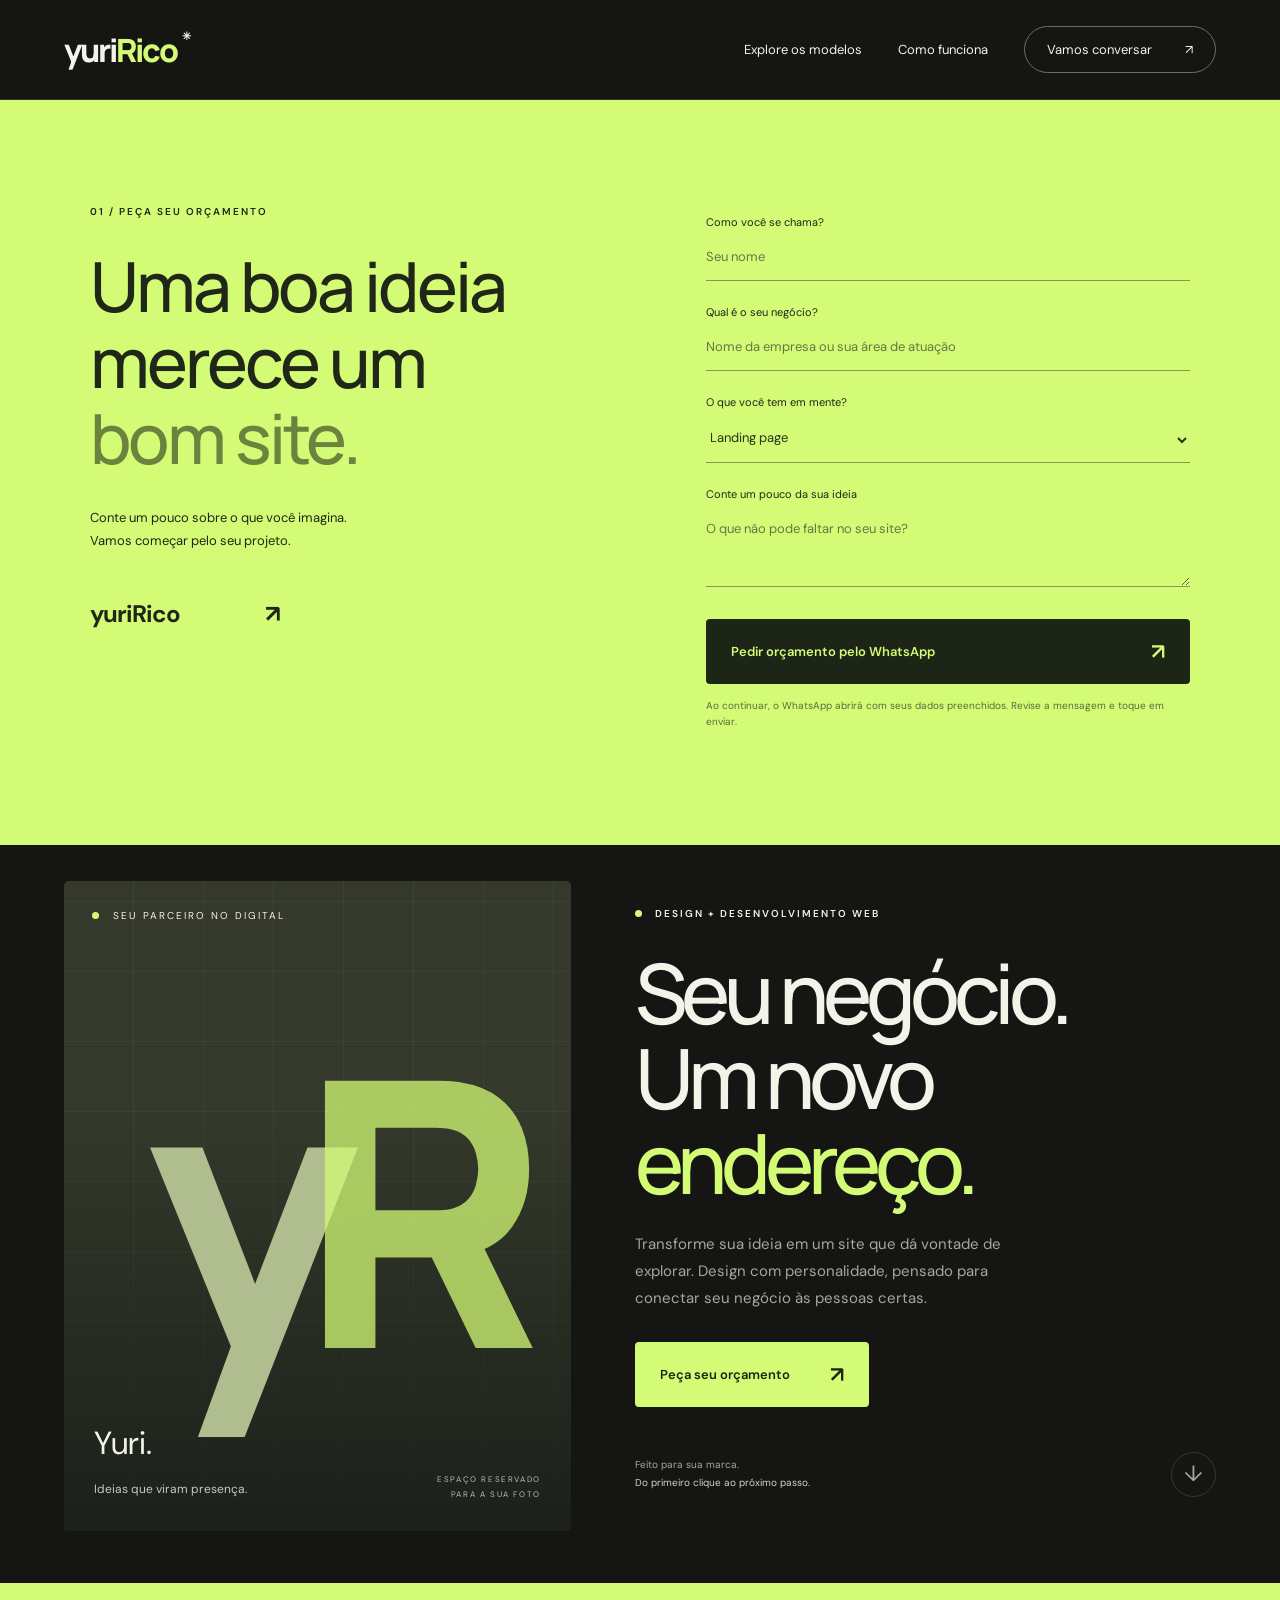
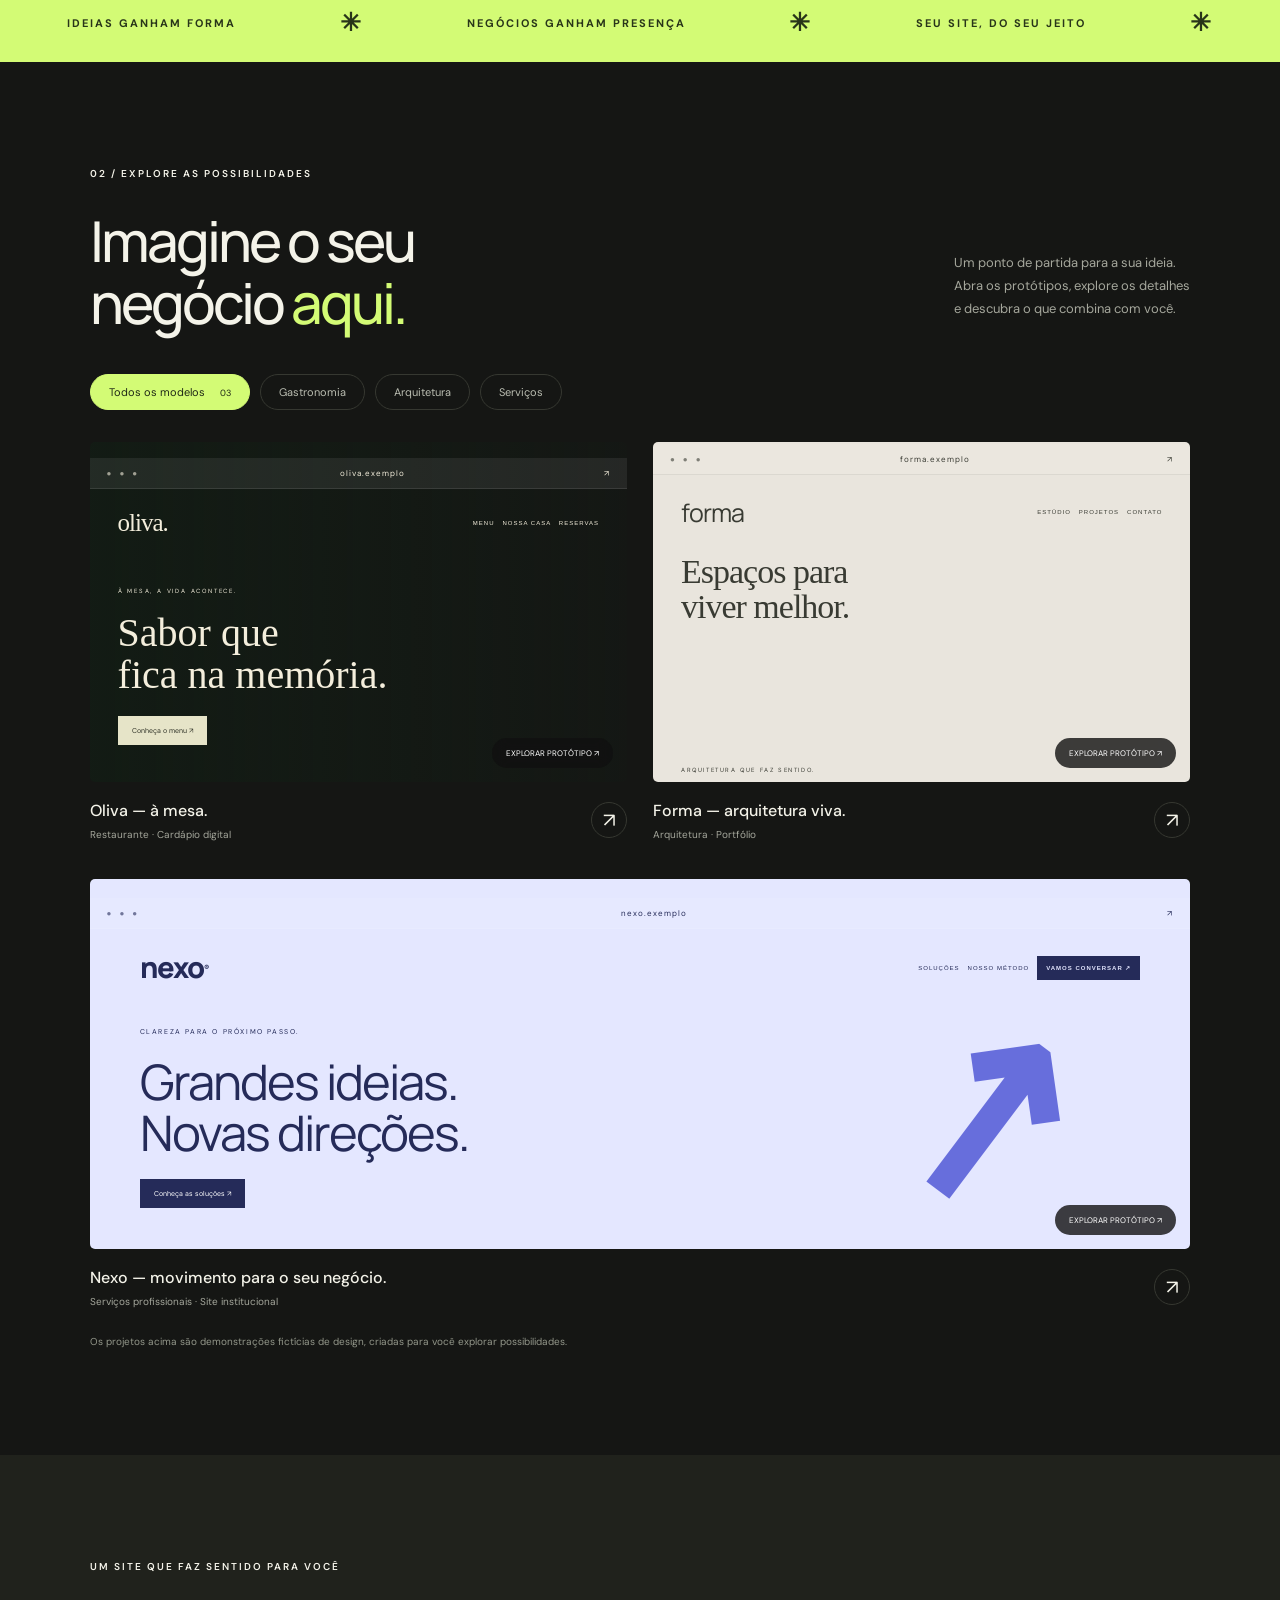
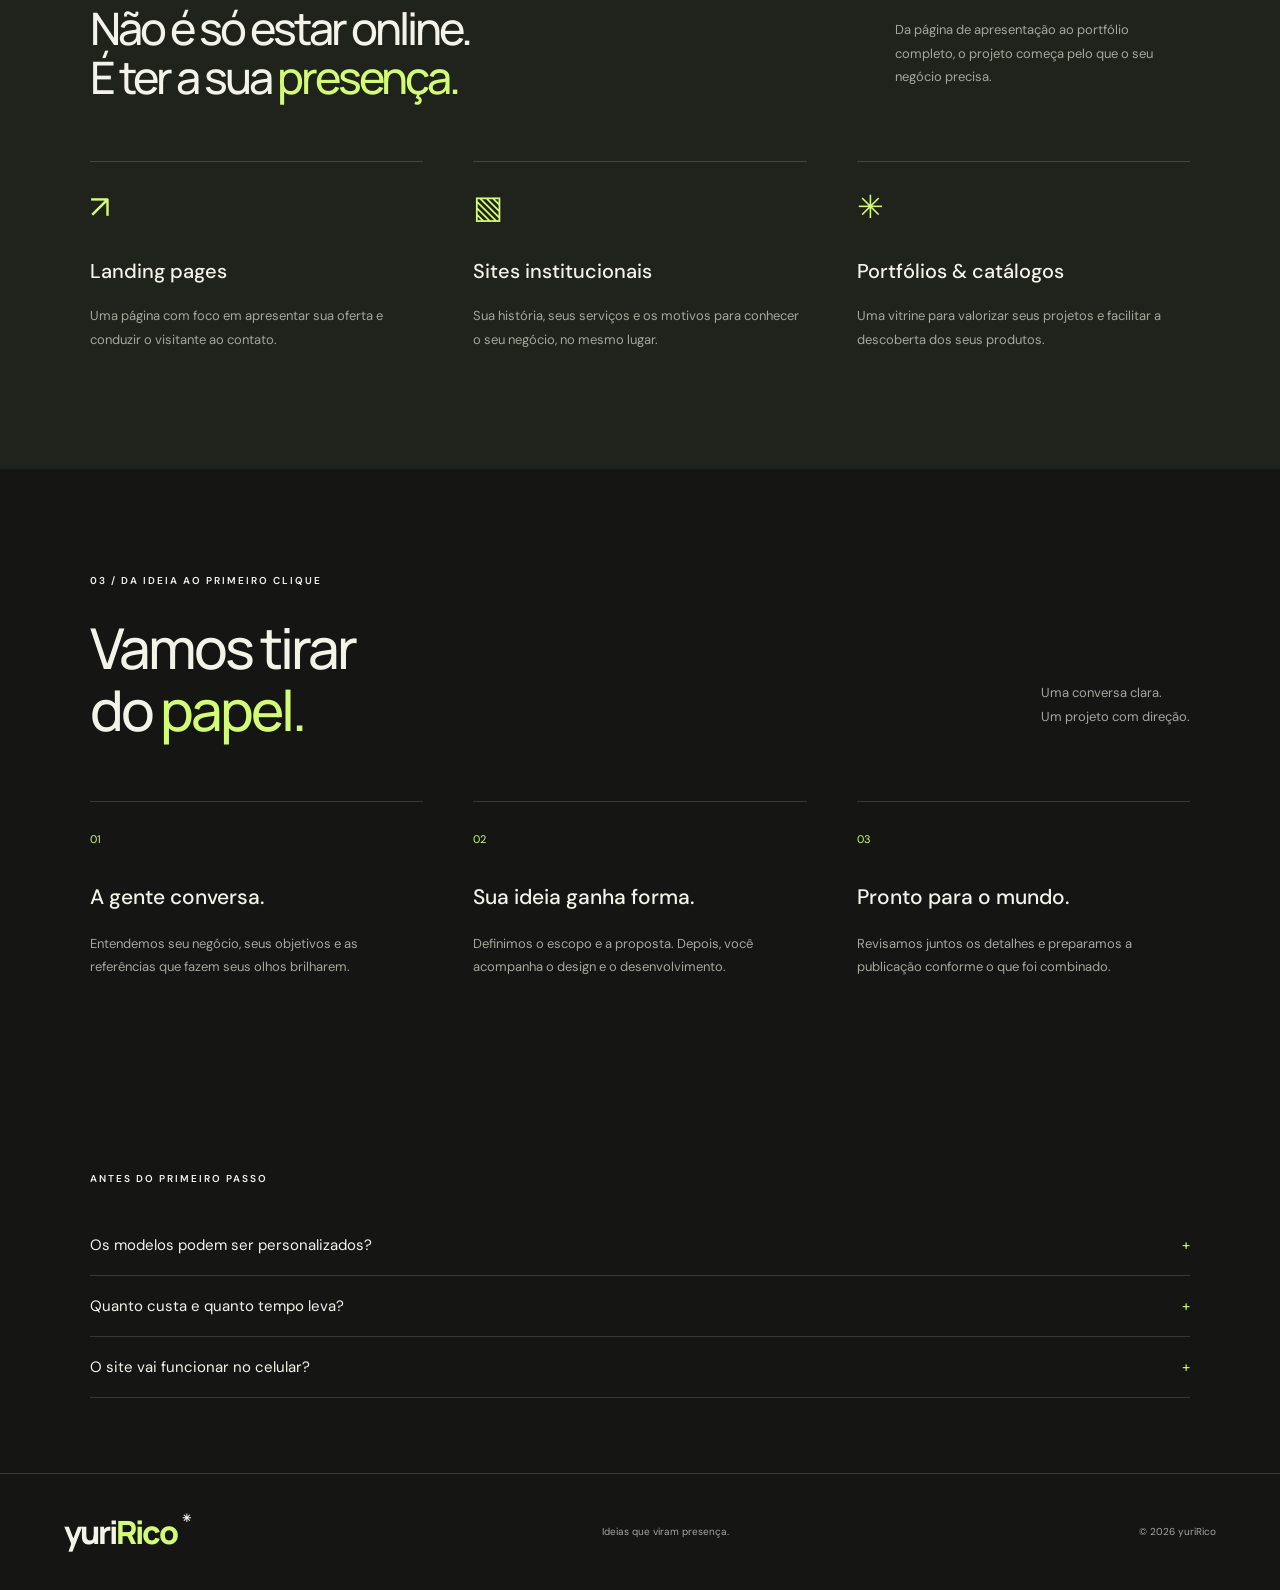
<file: index.html>
<!DOCTYPE html>
<html lang="pt-BR"><head><meta charset="utf-8"><meta name="viewport" content="width=device-width,initial-scale=1"><meta name="description" content="yuriRico: criação de sites com personalidade. Explore protótipos interativos e prepare seu orçamento personalizado."><title>yuriRico — Seu próximo capítulo começa com um site.</title><link rel="stylesheet" href="style.css"></head>
<body><header><a class="logo" href="#">yuri<span>Rico</span><i>✳</i></a><nav aria-label="Menu principal"><a href="#projetos">Explore os modelos</a><a href="#processo">Como funciona</a><a class="nav-cta" href="#contato">Vamos conversar <span>↗</span></a></nav></header>
<main><section class="contact section" id="contato"><div><p class="eyebrow">01 / PEÇA SEU ORÇAMENTO</p><h2>Uma boa ideia<br>merece um<br><em>bom site.</em></h2><p>Conte um pouco sobre o que você imagina.<br>Vamos começar pelo seu projeto.</p><span class="contact-sign">yuriRico <span>↗</span></span></div><form id="brief-form"><label for="name">Como você se chama?</label><input id="name" name="name" placeholder="Seu nome" required maxlength="100" autocomplete="name"><label for="business">Qual é o seu negócio?</label><input id="business" name="business" placeholder="Nome da empresa ou sua área de atuação" required maxlength="150" autocomplete="organization"><label for="type">O que você tem em mente?</label><select id="type" name="type"><option>Landing page</option><option>Site institucional</option><option>Portfólio ou catálogo</option><option>Ainda quero descobrir</option></select><label for="message">Conte um pouco da sua ideia</label><textarea id="message" name="message" rows="3" placeholder="O que não pode faltar no seu site?" maxlength="2000" required></textarea><button class="button" type="submit">Pedir orçamento pelo WhatsApp <span>↗</span></button><p class="form-note">Ao continuar, o WhatsApp abrirá com seus dados preenchidos. Revise a mensagem e toque em enviar.</p><div id="brief-result" hidden aria-live="polite"><h3>Seu pedido está pronto.</h3><p>Se o WhatsApp não abriu, use o link abaixo. Você também pode copiar ou baixar seu pedido.</p><a id="whatsapp-link" class="button" target="_blank" rel="noopener noreferrer" href="https://wa.me/5571991334337">Abrir WhatsApp ↗</a><pre id="brief-text"></pre><div class="result-buttons"><button type="button" id="copy-brief">Copiar pedido</button><button type="button" id="download-brief">Baixar .txt</button></div><p id="copy-status" role="status"></p></div></form></section>
<section class="hero"><div class="portrait"><div class="portrait-grid"></div><div class="portrait-mark" aria-hidden="true">y<span>R</span></div><div class="photo-caption"><span class="dot"></span> SEU PARCEIRO NO DIGITAL</div><div class="portrait-bottom"><span>Yuri.<br><small>Ideias que viram presença.</small></span><span class="photo-note">ESPAÇO RESERVADO<br>PARA A SUA FOTO</span></div></div><div class="hero-copy"><p class="eyebrow"><span class="dot"></span> DESIGN + DESENVOLVIMENTO WEB</p><h1>Seu negócio.<br>Um novo<br><em>endereço.</em></h1><p class="intro">Transforme sua ideia em um site que dá vontade de explorar. Design com personalidade, pensado para conectar seu negócio às pessoas certas.</p><a class="button" href="#contato">Peça seu orçamento <span>↗</span></a><div class="hero-bottom"><span>Feito para sua marca.<br><strong>Do primeiro clique ao próximo passo.</strong></span><a href="#projetos" aria-label="Ir para os modelos">↓</a></div></div></section>

<div class="ticker"><span>IDEIAS GANHAM FORMA</span><b>✳</b><span>NEGÓCIOS GANHAM PRESENÇA</span><b>✳</b><span>SEU SITE, DO SEU JEITO</span><b>✳</b></div>

<section class="projects section" id="projetos"><div class="section-heading"><div><p class="eyebrow">02 / EXPLORE AS POSSIBILIDADES</p><h2>Imagine o seu<br>negócio <em>aqui.</em></h2></div><p>Um ponto de partida para a sua ideia.<br>Abra os protótipos, explore os detalhes<br>e descubra o que combina com você.</p></div><div class="filters" aria-label="Filtrar modelos"><button class="active" data-filter="all" aria-pressed="true">Todos os modelos <small>03</small></button><button data-filter="gastronomia" aria-pressed="false">Gastronomia</button><button data-filter="arquitetura" aria-pressed="false">Arquitetura</button><button data-filter="servicos" aria-pressed="false">Serviços</button></div><div class="project-grid">
<article class="project" data-category="gastronomia"><button class="preview restaurant" data-demo="restaurant" aria-label="Explorar protótipo do restaurante Oliva"><div class="browserbar"><span>● ● ●</span><span>oliva.exemplo</span><span>↗</span></div><div class="mock-nav">oliva.<small>MENU &nbsp; NOSSA CASA &nbsp; RESERVAS</small></div><div class="restaurant-body"><span>À MESA, A VIDA ACONTECE.</span><h3>Sabor que<br>fica na memória.</h3><div class="mini-button">Conheça o menu ↗</div></div><div class="preview-tag">EXPLORAR PROTÓTIPO ↗</div></button><div class="project-label"><div><h3>Oliva — à mesa.</h3><p>Restaurante · Cardápio digital</p></div><button data-demo="restaurant" aria-label="Abrir Oliva">↗</button></div></article>
<article class="project" data-category="arquitetura"><button class="preview architecture" data-demo="architecture" aria-label="Explorar protótipo do estúdio Forma"><div class="browserbar"><span>● ● ●</span><span>forma.exemplo</span><span>↗</span></div><div class="mock-nav">forma<small>ESTÚDIO &nbsp; PROJETOS &nbsp; CONTATO</small></div><div class="arch-body"><h3>Espaços para<br>viver melhor.</h3><div class="arch-image"></div><p>ARQUITETURA QUE FAZ SENTIDO.</p></div><div class="preview-tag">EXPLORAR PROTÓTIPO ↗</div></button><div class="project-label"><div><h3>Forma — arquitetura viva.</h3><p>Arquitetura · Portfólio</p></div><button data-demo="architecture" aria-label="Abrir Forma">↗</button></div></article>
<article class="project wide" data-category="servicos"><button class="preview services" data-demo="services" aria-label="Explorar protótipo da consultoria Nexo"><div class="browserbar"><span>● ● ●</span><span>nexo.exemplo</span><span>↗</span></div><div class="mock-nav">nexo<span>®</span><small>SOLUÇÕES &nbsp; NOSSO MÉTODO &nbsp; <b>VAMOS CONVERSAR ↗</b></small></div><div class="services-body"><div><p>CLAREZA PARA O PRÓXIMO PASSO.</p><h3>Grandes ideias.<br>Novas direções.</h3><div class="mini-button">Conheça as soluções ↗</div></div><div class="nexo-art" aria-hidden="true">↗</div></div><div class="preview-tag">EXPLORAR PROTÓTIPO ↗</div></button><div class="project-label"><div><h3>Nexo — movimento para o seu negócio.</h3><p>Serviços profissionais · Site institucional</p></div><button data-demo="services" aria-label="Abrir Nexo">↗</button></div></article></div><p class="demo-note">Os projetos acima são demonstrações fictícias de design, criadas para você explorar possibilidades.</p></section>
<section class="offer section" id="servicos"><p class="eyebrow">UM SITE QUE FAZ SENTIDO PARA VOCÊ</p><div class="offer-top"><h2>Não é só estar online.<br>É ter a sua <em>presença.</em></h2><p>Da página de apresentação ao portfólio completo, o projeto começa pelo que o seu negócio precisa.</p></div><div class="offer-grid"><article><span>↗</span><h3>Landing pages</h3><p>Uma página com foco em apresentar sua oferta e conduzir o visitante ao contato.</p></article><article><span>▧</span><h3>Sites institucionais</h3><p>Sua história, seus serviços e os motivos para conhecer o seu negócio, no mesmo lugar.</p></article><article><span>✳</span><h3>Portfólios & catálogos</h3><p>Uma vitrine para valorizar seus projetos e facilitar a descoberta dos seus produtos.</p></article></div></section>
<section class="process section" id="processo"><div class="section-heading"><div><p class="eyebrow">03 / DA IDEIA AO PRIMEIRO CLIQUE</p><h2>Vamos tirar<br>do <em>papel.</em></h2></div><p>Uma conversa clara.<br>Um projeto com direção.</p></div><div class="steps"><article><span>01</span><h3>A gente conversa.</h3><p>Entendemos seu negócio, seus objetivos e as referências que fazem seus olhos brilharem.</p></article><article><span>02</span><h3>Sua ideia ganha forma.</h3><p>Definimos o escopo e a proposta. Depois, você acompanha o design e o desenvolvimento.</p></article><article><span>03</span><h3>Pronto para o mundo.</h3><p>Revisamos juntos os detalhes e preparamos a publicação conforme o que foi combinado.</p></article></div></section>

<section class="faq section"><p class="eyebrow">ANTES DO PRIMEIRO PASSO</p><details><summary>Os modelos podem ser personalizados?<span>+</span></summary><p>Sim. Eles são referências visuais: cores, textos, imagens e estrutura podem ser planejados para o seu projeto, conforme o escopo contratado.</p></details><details><summary>Quanto custa e quanto tempo leva?<span>+</span></summary><p>O valor e o prazo são definidos após entender a quantidade de páginas, as funcionalidades e o conteúdo do projeto. Solicite uma proposta personalizada.</p></details><details><summary>O site vai funcionar no celular?<span>+</span></summary><p>O projeto considera telas de celular, tablet e computador. Você pode alternar a visualização dos protótipos aqui para experimentar.</p></details></section></main><footer><a class="logo" href="#">yuri<span>Rico</span><i>✳</i></a><p>Ideias que viram presença.</p><span>© <span id="year"></span> yuriRico</span></footer>
<dialog id="demo-dialog"><div class="dialog-toolbar"><span id="demo-title">Protótipo</span><div class="device-buttons"><button id="desktop-view" aria-pressed="true">Computador</button><button id="mobile-view" aria-pressed="false">Celular</button></div><button id="close-demo" aria-label="Fechar protótipo">✕</button></div><div class="demo-stage"><iframe id="demo-frame" title="Protótipo interativo" sandbox="allow-scripts"></iframe></div><p class="dialog-note">Demonstração fictícia · <button id="choose-demo">Quero um site neste estilo ↗</button></p></dialog><script src="app.js"></script></body></html>
</file>
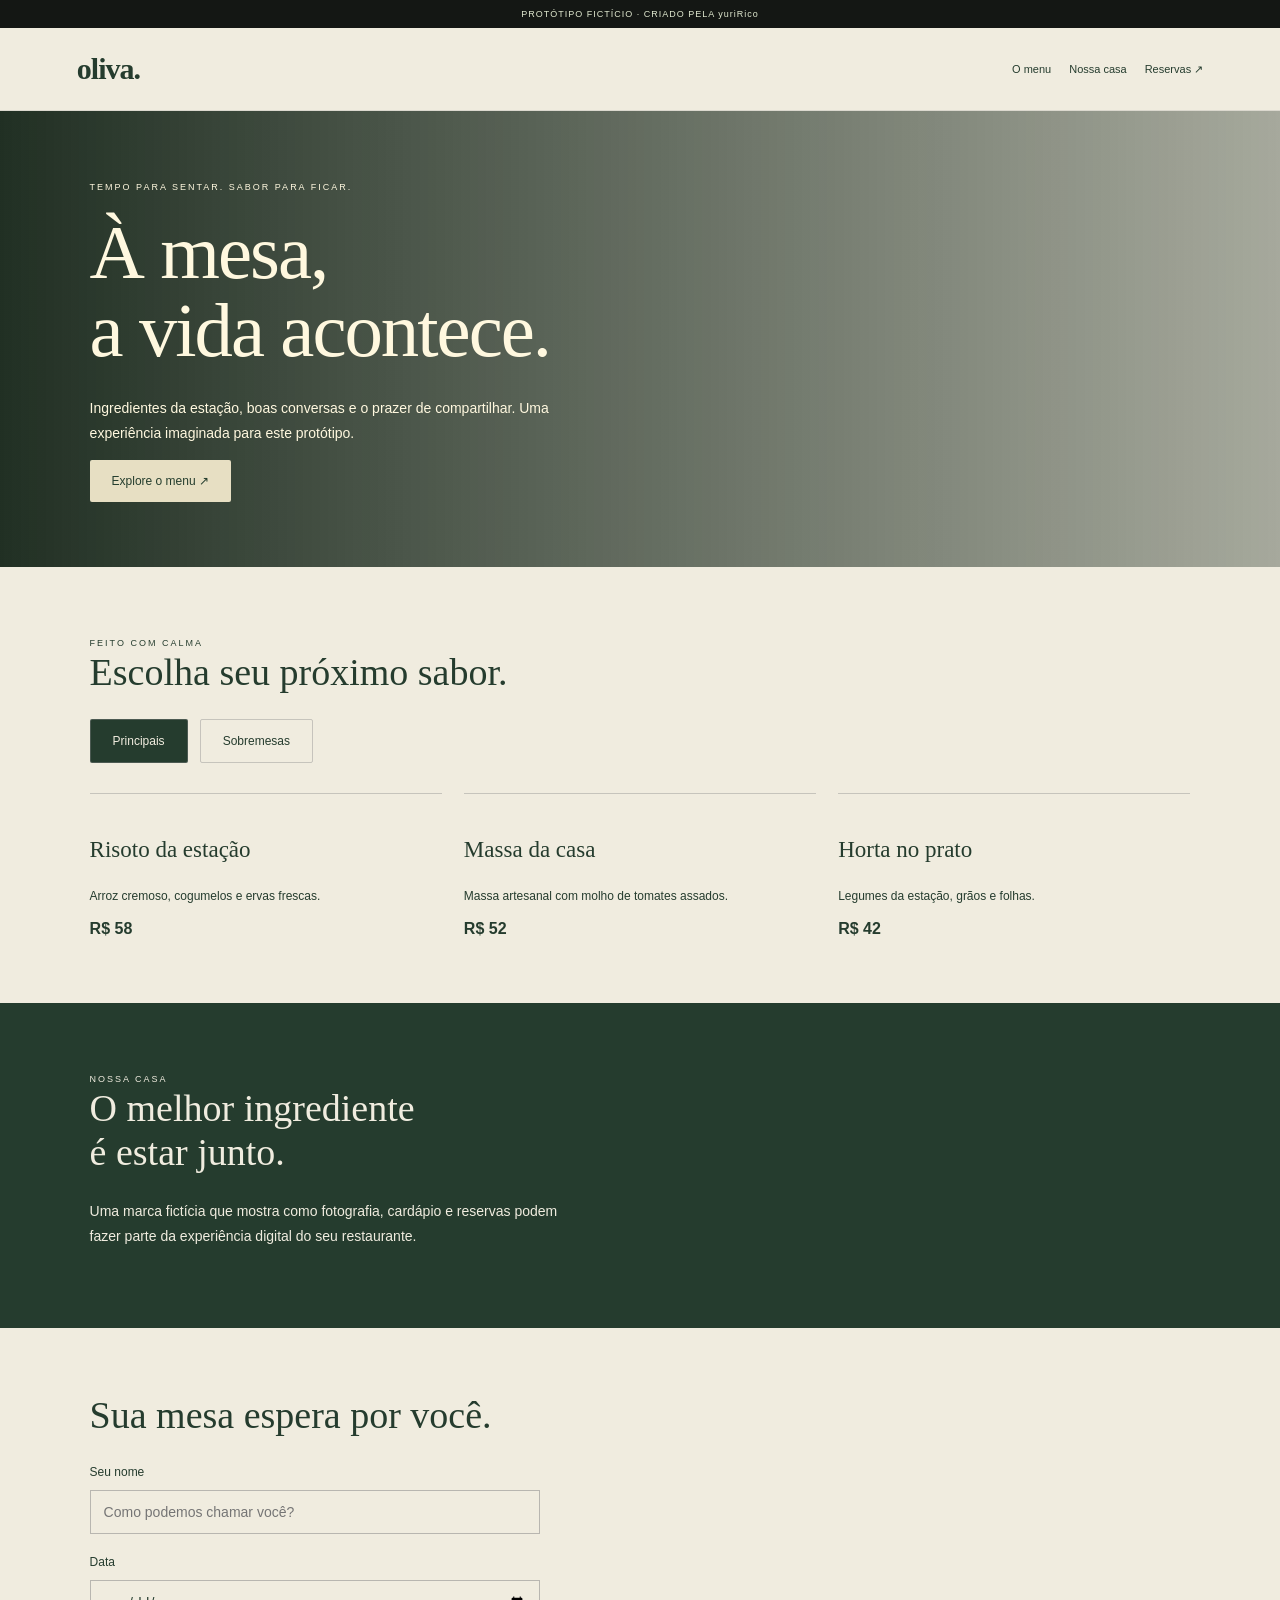
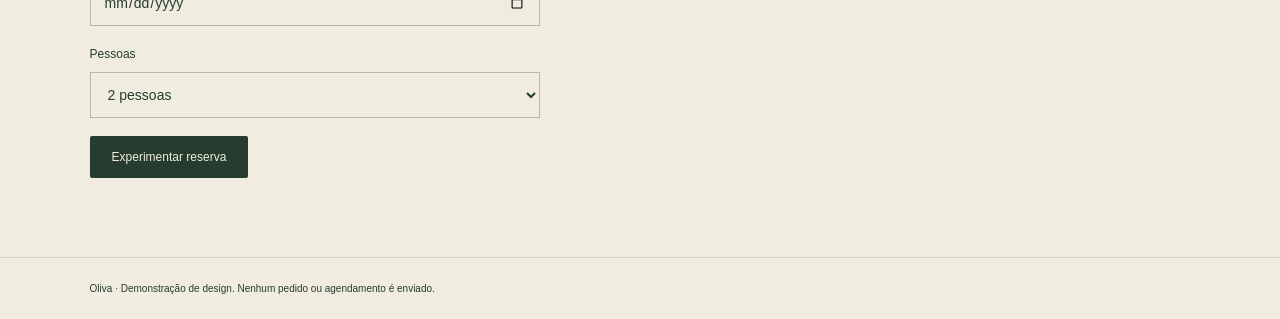
<file: demos/restaurant.html>
<!doctype html><html lang="pt-BR"><head><meta charset="utf-8"><meta name="viewport" content="width=device-width,initial-scale=1"><title>Oliva — Protótipo yuriRico</title><style>*{box-sizing:border-box}html{scroll-behavior:smooth}body{margin:0;font-family:Arial,sans-serif;color:var(--ink);background:var(--paper)}header{display:flex;justify-content:space-between;align-items:center;padding:24px 6%;border-bottom:1px solid #8883}.brand{font:bold 30px Georgia;letter-spacing:-1px}nav{display:flex;gap:18px}a{color:inherit;text-decoration:none}nav a{font-size:11px}section{padding:65px 7%}h1{font:clamp(42px,6vw,78px)/1.02 Georgia;letter-spacing:-2px;margin:20px 0 25px}h2{font:38px Georgia;margin:0 0 25px}p{font-size:14px;line-height:1.8;max-width:480px}.eyebrow{font-size:9px;letter-spacing:2px}.btn,button{display:inline-block;background:var(--ink);color:var(--paper);border:0;padding:14px 22px;font-size:12px;cursor:pointer;border-radius:2px}.hero{min-height:450px}.grid{display:grid;grid-template-columns:repeat(3,1fr);gap:22px}.tile{border-top:1px solid #8886;padding-top:20px}.tile h3{font:23px Georgia}.tile p{font-size:12px}.banner{background:var(--ink);color:var(--paper)}footer{padding:25px 7%;font-size:10px;border-top:1px solid #8884}.notice{background:#141714;color:#e0e8cf;text-align:center;font:9px Arial;padding:9px;letter-spacing:1px}button:focus-visible,a:focus-visible,select:focus-visible,input:focus-visible{outline:3px solid #a4b652;outline-offset:4px}input,select{display:block;padding:13px;width:100%;margin:10px 0 18px;background:transparent;color:inherit;border:1px solid #8888;font:14px Arial}label{font-size:12px}form{max-width:450px}img{max-width:100%;object-fit:cover}.toast{font-size:12px;border-left:3px solid currentColor;padding:10px;margin-top:20px}@media(max-width:550px){header{padding:20px 6%}nav{gap:10px}nav a{font-size:9px}.brand{font-size:24px}section{padding:45px 7%}.grid{grid-template-columns:1fr}.hero{min-height:440px}h1{font-size:49px}h2{font-size:32px}}body{--paper:#f0ecdf;--ink:#253c2e}.hero{color:#fff8df;background:linear-gradient(90deg,#132317ef,#13231755),url('https://images.unsplash.com/photo-1414235077428-338989a2e8c0?auto=format&fit=crop&w=1500&q=85') center/cover}.hero .btn{background:#e7dfc3;color:#243d2d}.menu-tabs{display:flex;gap:12px;margin:20px 0 30px}.menu-tabs button{background:transparent;color:var(--ink);border:1px solid #8886}.menu-tabs button[aria-pressed=true]{background:var(--ink);color:var(--paper)}</style></head><body><div class="notice">PROTÓTIPO FICTÍCIO · CRIADO PELA yuriRico</div><header><a class="brand" href="#">oliva.</a><nav><a href="#menu">O menu</a><a href="#casa">Nossa casa</a><a href="#reserva">Reservas ↗</a></nav></header><section class="hero"><span class="eyebrow">TEMPO PARA SENTAR. SABOR PARA FICAR.</span><h1>À mesa,<br>a vida acontece.</h1><p>Ingredientes da estação, boas conversas e o prazer de compartilhar. Uma experiência imaginada para este protótipo.</p><a class="btn" href="#menu">Explore o menu ↗</a></section><section id="menu"><span class="eyebrow">FEITO COM CALMA</span><h2>Escolha seu próximo sabor.</h2><div class="menu-tabs"><button data-menu="principais" aria-pressed="true">Principais</button><button data-menu="sobremesas" aria-pressed="false">Sobremesas</button></div><div class="grid" id="dishes"></div></section><section id="casa" class="banner"><span class="eyebrow">NOSSA CASA</span><h2>O melhor ingrediente<br>é estar junto.</h2><p>Uma marca fictícia que mostra como fotografia, cardápio e reservas podem fazer parte da experiência digital do seu restaurante.</p></section><section id="reserva"><h2>Sua mesa espera por você.</h2><form id="reservation"><label>Seu nome<input required placeholder="Como podemos chamar você?"></label><label>Data<input type="date" required></label><label>Pessoas<select><option>2 pessoas</option><option>3 pessoas</option><option>4 pessoas</option><option>5 ou mais pessoas</option></select></label><button>Experimentar reserva</button><p id="confirmation" role="status"></p></form></section><footer>Oliva · Demonstração de design. Nenhum pedido ou agendamento é enviado.</footer><script>const menus={principais:[['Risoto da estação','Arroz cremoso, cogumelos e ervas frescas.','R$ 58'],['Massa da casa','Massa artesanal com molho de tomates assados.','R$ 52'],['Horta no prato','Legumes da estação, grãos e folhas.','R$ 42']],sobremesas:[['Tiramisù','Café, cacau e creme leve.','R$ 26'],['Panna cotta','Baunilha e calda de frutas vermelhas.','R$ 24'],['Torta de chocolate','Chocolate intenso e toque de flor de sal.','R$ 28']]};function render(k){document.querySelector('#dishes').innerHTML=menus[k].map(d=>'<article class="tile"><h3>'+d[0]+'</h3><p>'+d[1]+'</p><strong>'+d[2]+'</strong></article>').join('')}render('principais');document.querySelectorAll('[data-menu]').forEach(b=>b.onclick=()=>{render(b.dataset.menu);document.querySelectorAll('[data-menu]').forEach(x=>x.setAttribute('aria-pressed',x===b))});document.querySelector('input[type=date]').min=new Date().toLocaleDateString('en-CA');document.querySelector('#reservation').onsubmit=e=>{e.preventDefault();document.querySelector('#confirmation').textContent='Você experimentou o fluxo de reserva! Esta é uma demonstração; nenhuma mesa foi reservada.'}</script></body></html>
</file>
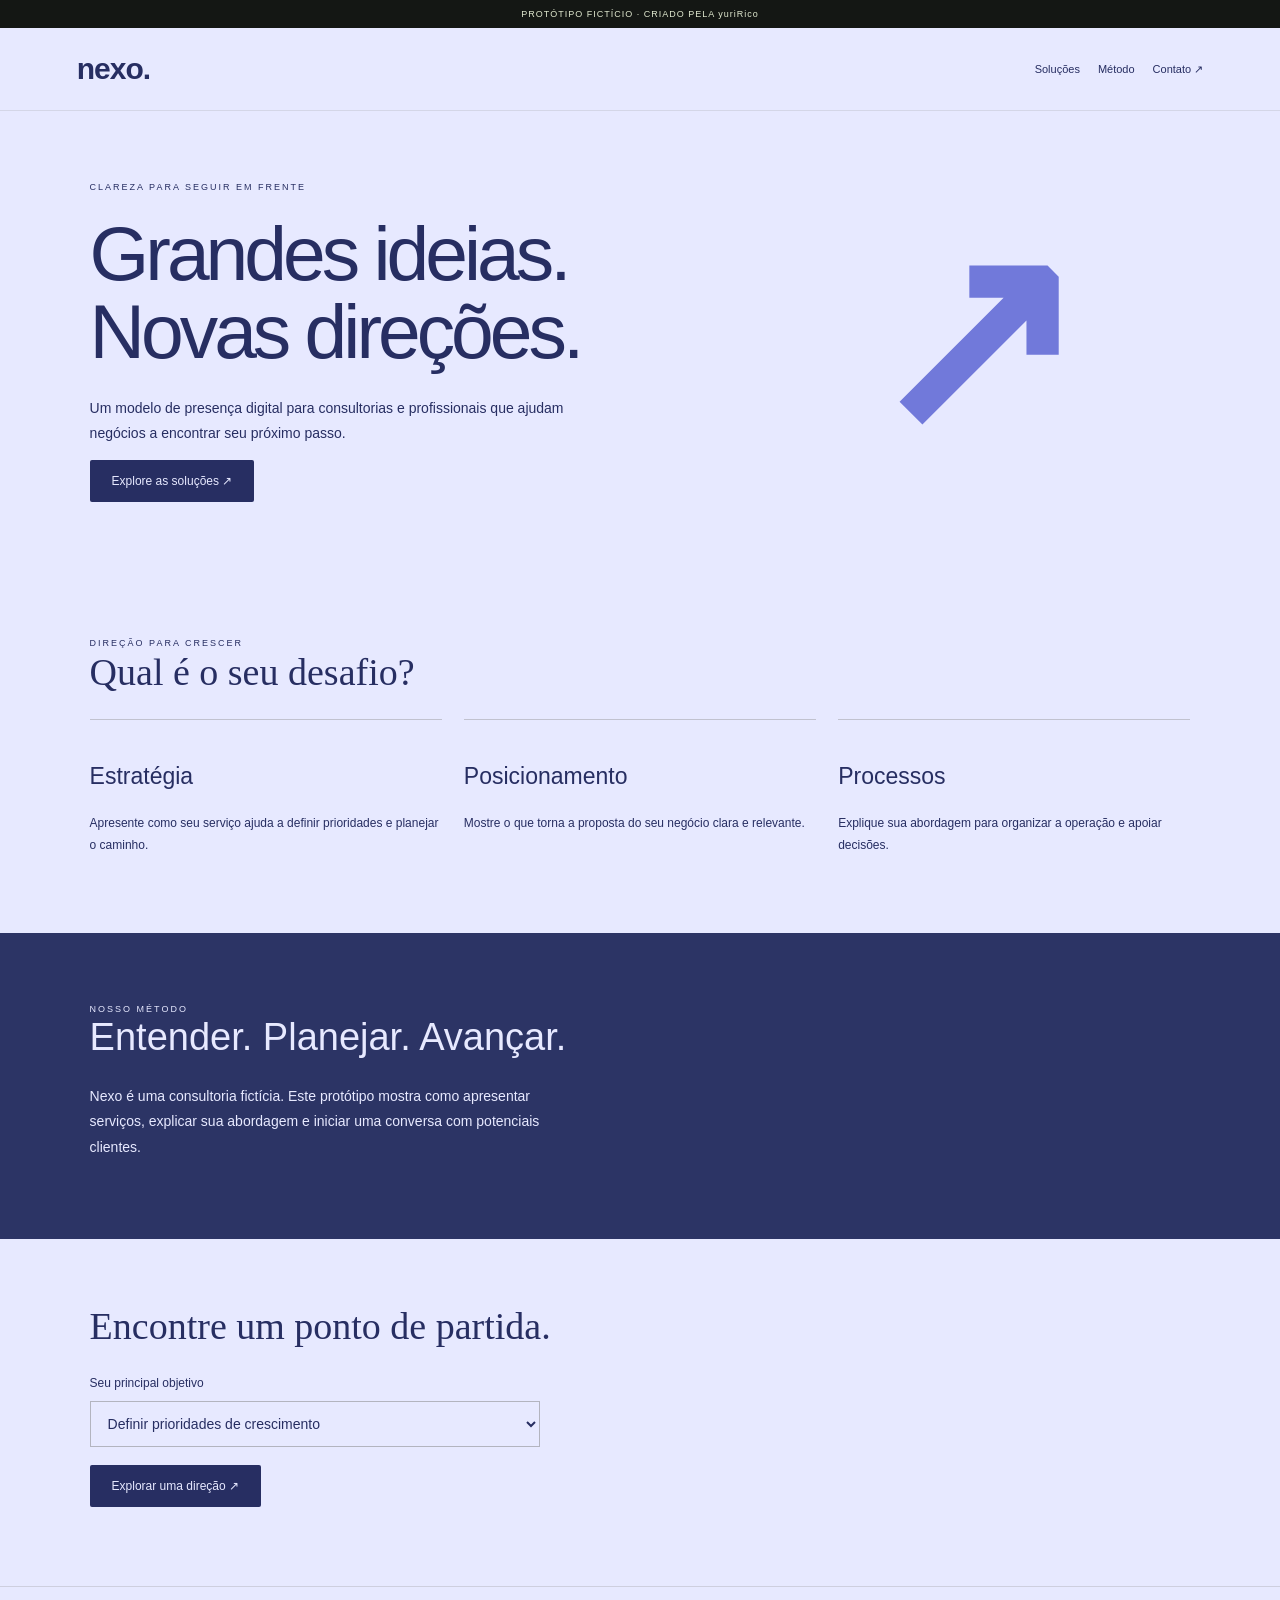
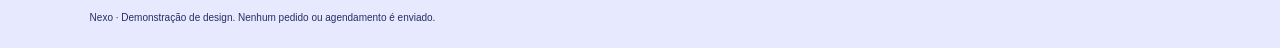
<file: demos/services.html>
<!doctype html><html lang="pt-BR"><head><meta charset="utf-8"><meta name="viewport" content="width=device-width,initial-scale=1"><title>Nexo — Protótipo yuriRico</title><style>*{box-sizing:border-box}html{scroll-behavior:smooth}body{margin:0;font-family:Arial,sans-serif;color:var(--ink);background:var(--paper)}header{display:flex;justify-content:space-between;align-items:center;padding:24px 6%;border-bottom:1px solid #8883}.brand{font:bold 30px Georgia;letter-spacing:-1px}nav{display:flex;gap:18px}a{color:inherit;text-decoration:none}nav a{font-size:11px}section{padding:65px 7%}h1{font:clamp(42px,6vw,78px)/1.02 Georgia;letter-spacing:-2px;margin:20px 0 25px}h2{font:38px Georgia;margin:0 0 25px}p{font-size:14px;line-height:1.8;max-width:480px}.eyebrow{font-size:9px;letter-spacing:2px}.btn,button{display:inline-block;background:var(--ink);color:var(--paper);border:0;padding:14px 22px;font-size:12px;cursor:pointer;border-radius:2px}.hero{min-height:450px}.grid{display:grid;grid-template-columns:repeat(3,1fr);gap:22px}.tile{border-top:1px solid #8886;padding-top:20px}.tile h3{font:23px Georgia}.tile p{font-size:12px}.banner{background:var(--ink);color:var(--paper)}footer{padding:25px 7%;font-size:10px;border-top:1px solid #8884}.notice{background:#141714;color:#e0e8cf;text-align:center;font:9px Arial;padding:9px;letter-spacing:1px}button:focus-visible,a:focus-visible,select:focus-visible,input:focus-visible{outline:3px solid #a4b652;outline-offset:4px}input,select{display:block;padding:13px;width:100%;margin:10px 0 18px;background:transparent;color:inherit;border:1px solid #8888;font:14px Arial}label{font-size:12px}form{max-width:450px}img{max-width:100%;object-fit:cover}.toast{font-size:12px;border-left:3px solid currentColor;padding:10px;margin-top:20px}@media(max-width:550px){header{padding:20px 6%}nav{gap:10px}nav a{font-size:9px}.brand{font-size:24px}section{padding:45px 7%}.grid{grid-template-columns:1fr}.hero{min-height:440px}h1{font-size:49px}h2{font-size:32px}}body{--paper:#e7e9ff;--ink:#272e62}.brand{font-family:Arial}.hero{display:grid;grid-template-columns:3fr 2fr;align-items:center;gap:20px}.hero h1{font-family:Arial;letter-spacing:-4px}.arrow{font:bold 260px/.8 Arial;color:#7179da;text-align:center}.banner{background:#2c3465}.banner h2{font-family:Arial}.tile h3{font-family:Arial}@media(max-width:550px){.hero{grid-template-columns:1fr}.arrow{display:none}.hero h1{letter-spacing:-2px}}</style></head><body><div class="notice">PROTÓTIPO FICTÍCIO · CRIADO PELA yuriRico</div><header><a href="#" class="brand">nexo.</a><nav><a href="#solucoes">Soluções</a><a href="#metodo">Método</a><a href="#diagnostico">Contato ↗</a></nav></header><section class="hero"><div><span class="eyebrow">CLAREZA PARA SEGUIR EM FRENTE</span><h1>Grandes ideias.<br>Novas direções.</h1><p>Um modelo de presença digital para consultorias e profissionais que ajudam negócios a encontrar seu próximo passo.</p><a class="btn" href="#solucoes">Explore as soluções ↗</a></div><div class="arrow" aria-hidden="true">↗</div></section><section id="solucoes"><span class="eyebrow">DIREÇÃO PARA CRESCER</span><h2>Qual é o seu desafio?</h2><div class="grid"><article class="tile"><h3>Estratégia</h3><p>Apresente como seu serviço ajuda a definir prioridades e planejar o caminho.</p></article><article class="tile"><h3>Posicionamento</h3><p>Mostre o que torna a proposta do seu negócio clara e relevante.</p></article><article class="tile"><h3>Processos</h3><p>Explique sua abordagem para organizar a operação e apoiar decisões.</p></article></div></section><section class="banner" id="metodo"><span class="eyebrow">NOSSO MÉTODO</span><h2>Entender. Planejar. Avançar.</h2><p>Nexo é uma consultoria fictícia. Este protótipo mostra como apresentar serviços, explicar sua abordagem e iniciar uma conversa com potenciais clientes.</p></section><section id="diagnostico"><h2>Encontre um ponto de partida.</h2><form id="diagnosis"><label>Seu principal objetivo<select id="goal"><option value="estrategia">Definir prioridades de crescimento</option><option value="posicionamento">Comunicar melhor meu negócio</option><option value="processos">Organizar a operação</option></select></label><button>Explorar uma direção ↗</button><p id="recommendation" role="status"></p></form></section><footer>Nexo · Demonstração de design. Nenhum pedido ou agendamento é enviado.</footer><script>document.querySelector('#diagnosis').onsubmit=e=>{e.preventDefault();const tips={estrategia:'Estratégia: um primeiro passo é mapear objetivos e identificar as prioridades do negócio.',posicionamento:'Posicionamento: comece pelo seu público, pela sua oferta e pelo que torna seu negócio relevante.',processos:'Processos: visualize as etapas da sua operação e os pontos que precisam de organização.'};document.querySelector('#recommendation').textContent=tips[document.querySelector('#goal').value]+' Sugestão ilustrativa deste protótipo.'}</script></body></html>
</file>
<file: style.css>
@import url('https://fonts.googleapis.com/css2?family=DM+Sans:wght@400;500;600;700&family=Manrope:wght@400;500;600;700;800&display=swap');
:root{--bg:#151614;--panel:#20211e;--line:#363831;--muted:#a5a79c;--white:#f4f3e9;--lime:#d3fb75}*{box-sizing:border-box}html{scroll-behavior:smooth;scroll-padding-top:95px}body{margin:0;background:var(--bg);color:var(--white);font-family:'DM Sans',sans-serif}button,input,select,textarea{font:inherit}button,a{-webkit-tap-highlight-color:transparent}button{cursor:pointer}a{color:inherit;text-decoration:none}button:focus-visible,a:focus-visible,summary:focus-visible{outline:2px solid var(--lime);outline-offset:5px}header{height:100px;padding:0 5%;display:flex;align-items:center;justify-content:space-between;border-bottom:1px solid var(--line)}.logo{font-family:Manrope,sans-serif;font-size:32px;letter-spacing:-2px;font-weight:800}.logo span{color:var(--lime)}.logo i{font-size:11px;vertical-align:top;margin-left:5px;font-style:normal;letter-spacing:0}nav{display:flex;gap:36px;align-items:center;font-size:13px}nav a:hover{color:var(--lime)}.nav-cta{border:1px solid #6b6e61;border-radius:50px;padding:14px 22px}.nav-cta span{margin-left:30px}.hero{display:grid;grid-template-columns:44% 56%;padding:36px 5% 52px;gap:0}.portrait{min-height:650px;background:#34392b;position:relative;overflow:hidden;border-radius:5px}.portrait-grid{position:absolute;inset:0;background:linear-gradient(0deg,#1b201b,transparent 65%),repeating-linear-gradient(90deg,transparent 0,transparent 69px,#b6ce9420 70px),repeating-linear-gradient(0deg,transparent 0,transparent 69px,#b6ce9420 70px)}.portrait-mark{position:absolute;inset:10% 0 0;text-align:center;font-size:clamp(200px,29vw,480px);font-weight:800;letter-spacing:-.16em;line-height:1.4;font-family:Manrope;color:#b0bd8e}.portrait-mark span{color:#d3fb75;opacity:.75}.photo-caption{position:absolute;top:28px;left:28px;font-size:10px;letter-spacing:2px}.dot{display:inline-block;width:7px;height:7px;background:var(--lime);border-radius:50%;margin-right:9px}.portrait-bottom{position:absolute;bottom:30px;left:30px;right:30px;display:flex;align-items:end;justify-content:space-between;font-size:32px;line-height:1.2}.portrait-bottom small{font-size:12px;color:#c6cbbb}.photo-note{font-size:8px;letter-spacing:1.6px;text-align:right;line-height:1.8;color:#b8bfa8}.hero-copy{padding:26px 0 0 10%}.eyebrow{font-size:10px;letter-spacing:2px;font-weight:600;margin:0 0 30px}h1,h2,h3,p{margin-top:0}h1{font-family:Manrope,sans-serif;font-size:clamp(58px,6.5vw,102px);font-weight:500;letter-spacing:-6px;line-height:1.02;margin-bottom:26px}em{font-style:normal;color:var(--lime)}.intro{font-size:15px;line-height:1.8;color:var(--muted);max-width:400px;margin-bottom:30px}.button{display:inline-flex;align-items:center;justify-content:space-between;gap:40px;background:var(--lime);color:#1c2413;padding:18px 25px;border:0;border-radius:4px;font-weight:600;font-size:13px}.button:hover{background:#e1ff9e}.button span{font-size:22px}.hero-bottom{display:flex;justify-content:space-between;align-items:center;margin-top:45px;color:var(--muted);font-size:10px;line-height:1.8}.hero-bottom strong{font-weight:400;color:#d2d3c8}.hero-bottom a{border:1px solid var(--line);border-radius:50%;width:45px;height:45px;display:grid;place-items:center;font-size:22px}.ticker{display:flex;justify-content:space-around;align-items:center;padding:23px 2%;background:var(--lime);color:#283519;gap:20px;font-size:11px;letter-spacing:2px;font-weight:700}.ticker b{font-size:25px}.section{padding:105px 7%}.section-heading{display:flex;justify-content:space-between;align-items:end;margin-bottom:40px}h2{font-family:Manrope,sans-serif;font-size:clamp(42px,4.4vw,66px);font-weight:500;line-height:1.1;letter-spacing:-3px;margin-bottom:0}.section-heading>p,.offer-top>p{color:var(--muted);font-size:13px;line-height:1.8;max-width:295px}.filters{display:flex;gap:10px;margin-bottom:32px;flex-wrap:wrap}.filters button{background:transparent;color:#babdb1;border:1px solid var(--line);padding:10px 18px;border-radius:30px;font-size:11px}.filters button.active{background:var(--lime);color:#202917;border-color:var(--lime)}.filters small{font-size:9px;margin-left:12px}.project-grid{display:grid;grid-template-columns:1fr 1fr;gap:38px 26px}.project[hidden]{display:none}.project.wide{grid-column:1/-1}.preview{display:block;border:0;width:100%;position:relative;overflow:hidden;padding:0;text-align:left;border-radius:5px;height:340px;transition:transform .3s}.preview:hover{transform:translateY(-4px)}.browserbar{background:#ffffff12;display:flex;justify-content:space-between;padding:10px 17px;font-size:8px;letter-spacing:1px;border-bottom:1px solid #ffffff18}.browserbar>span:first-child{letter-spacing:3px;opacity:.6}.mock-nav{padding:20px 28px;font-size:25px;letter-spacing:-1px;font-family:Georgia,serif;display:flex;justify-content:space-between;align-items:center}.mock-nav small{font:6px Arial;letter-spacing:1px}.restaurant{color:#f4eedc;background:linear-gradient(90deg,#121c14de,#121c1440),url('https://images.unsplash.com/photo-1414235077428-338989a2e8c0?auto=format&fit=crop&w=1200&q=85') center/cover}.restaurant-body{padding:20px 28px}.restaurant-body>span{font-size:6px;letter-spacing:1.8px}.restaurant-body h3{font:40px/1.05 Georgia;margin:14px 0 20px}.mini-button{display:inline-block;padding:10px 14px;background:#e6e4c8;color:#303328;font-size:7px}.preview-tag{position:absolute;bottom:14px;right:14px;font-size:8px;background:#111c;padding:10px 14px;border-radius:25px;color:white;backdrop-filter:blur(8px)}.architecture{background:#e9e5dd;color:#393b33}.architecture .browserbar{border-color:#0001}.architecture .mock-nav{font-family:Manrope}.arch-body{padding:0 28px}.arch-body h3{font:34px/1.05 Georgia;letter-spacing:-1px;margin:4px 0 12px}.arch-image{height:120px;background:url('https://images.unsplash.com/photo-1600210492486-724fe5c67fb0?auto=format&fit=crop&w=1000&q=85') center 58%/cover}.arch-body p{font-size:6px;letter-spacing:1.6px;margin-top:9px}.project-label{display:flex;align-items:center;justify-content:space-between;padding-top:18px}.project-label h3{font-size:16px;font-weight:500;margin:0 0 7px}.project-label p{color:var(--muted);font-size:10px;margin:0}.project-label button{background:transparent;color:var(--white);border:1px solid var(--line);border-radius:50%;width:36px;height:36px;font-size:20px}.services{background:#e4e7ff;color:#252b59;height:370px}.services .mock-nav{padding:18px 50px;font-family:Manrope;font-size:29px;font-weight:800}.services .mock-nav>span{font-size:8px;margin-right:auto}.services .mock-nav small b{background:#252b59;color:#e4e7ff;padding:9px}.services-body{display:flex;justify-content:space-between;align-items:center;padding:20px 50px}.services-body p{font-size:7px;letter-spacing:1.6px}.services-body h3{font:49px/1.05 Manrope;letter-spacing:-2px;margin:20px 0}.services .mini-button{background:#252b59;color:white}.nexo-art{font-size:230px;font-family:Arial;font-weight:800;line-height:.8;transform:rotate(-8deg);color:#676edc;margin-right:60px}.demo-note{color:#93978a;font-size:10px;line-height:1.7;margin:25px 0 0}.offer{background:#20221c}.offer-top{display:flex;justify-content:space-between;align-items:end;gap:30px}.offer-top h2{font-size:clamp(35px,3.5vw,52px)}.offer-grid{display:grid;grid-template-columns:repeat(3,1fr);gap:50px;margin-top:60px}.offer-grid article{border-top:1px solid #44483a;padding-top:24px}.offer-grid article>span{color:var(--lime);font-size:32px;display:block;margin-bottom:30px}.offer-grid h3{font-size:20px;font-weight:500}.offer-grid p,.steps p{font-size:13px;color:var(--muted);line-height:1.8}.steps{display:grid;grid-template-columns:repeat(3,1fr);gap:50px;margin-top:60px}.steps article{border-top:1px solid var(--line);padding-top:25px}.steps article>span{font-size:11px;color:var(--lime)}.steps h3{font-weight:500;font-size:21px;margin-top:35px}.contact{display:grid;grid-template-columns:1fr 1fr;gap:12%;background:var(--lime);color:#202719}.contact em{color:#6c833f}.contact h2{font-size:clamp(50px,5.4vw,80px)}.contact>div>p:not(.eyebrow){font-size:13px;line-height:1.8;margin-top:30px}.contact-sign{font-weight:700;font-size:24px;letter-spacing:-1px;display:block;margin-top:45px}.contact-sign>span{margin-left:80px}.contact form{padding-top:10px}.contact label{display:block;font-size:11px;margin-bottom:9px}.contact input,.contact textarea,.contact select{display:block;width:100%;border:0;border-bottom:1px solid #829b50;background:transparent;color:#28341b;padding:10px 0 15px;border-radius:0;margin-bottom:24px;font-size:13px;outline-offset:4px}.contact input::placeholder,.contact textarea::placeholder{color:#667747}.contact .button{width:100%;background:#1d2517;color:var(--lime);margin-top:8px}.form-note{font-size:10px;line-height:1.6;color:#596b3d;margin-top:14px}#brief-result{border:1px solid #93af5e;padding:20px;margin-top:25px}#brief-result h3{font-size:19px}#brief-result p{font-size:12px}pre{white-space:pre-wrap;overflow-wrap:anywhere;font:12px/1.7 inherit}.result-buttons{display:flex;gap:8px}.result-buttons button{border:1px solid #68823e;background:transparent;padding:10px;border-radius:3px;font-size:11px}.faq{padding-top:75px;padding-bottom:75px}.faq details{border-bottom:1px solid var(--line);padding:20px 0}.faq summary{cursor:pointer;display:flex;justify-content:space-between;font-size:15px;list-style:none}.faq summary span{color:var(--lime)}.faq details p{font-size:13px;line-height:1.8;max-width:750px;color:var(--muted);margin:20px 0 0}footer{border-top:1px solid var(--line);display:flex;align-items:center;justify-content:space-between;padding:36px 5%}footer p,footer>span{font-size:10px;color:var(--muted);margin:0}dialog{width:min(1200px,96vw);max-width:none;padding:0;border:1px solid #45483c;border-radius:10px;background:#22251e;color:var(--white);max-height:94dvh}dialog::backdrop{background:#000c;backdrop-filter:blur(7px)}.dialog-toolbar{display:flex;align-items:center;justify-content:space-between;padding:15px 20px;font-size:12px;gap:10px}.dialog-toolbar button,.dialog-note button{border:1px solid #555d45;background:transparent;color:var(--white);padding:8px 12px;border-radius:4px;font-size:11px}.dialog-toolbar button[aria-pressed=true]{background:var(--lime);color:#202719}.demo-stage{background:#111;padding:15px;display:flex;justify-content:center;height:65dvh}iframe{height:100%;width:100%;border:0;background:#fff;transition:width .3s}.dialog-note{text-align:center;font-size:10px;margin:12px}.dialog-note button{color:var(--lime);border:0}body.modal-open{overflow:hidden}@media(min-width:1500px){main,header,footer{max-width:1700px;margin:auto}}@media(max-width:900px){header{height:80px}.hero{grid-template-columns:43% 57%}.portrait{min-height:570px}.hero-copy{padding-left:8%}h1{letter-spacing:-3px}.intro{font-size:13px}.portrait-bottom{left:18px;right:18px}.photo-note{font-size:6px}.portrait-bottom small{font-size:9px}.hero-bottom{margin-top:30px}.section{padding:75px 5%}.section-heading>p{max-width:220px}.nexo-art{margin-right:10px;font-size:190px}.offer-grid,.steps{gap:25px}.contact{gap:8%}nav{gap:20px;font-size:11px}}@media(max-width:600px){header{height:74px}.logo{font-size:27px}nav>a:not(.nav-cta){display:none}.nav-cta{padding:10px 14px}.nav-cta span{margin-left:12px}.hero{padding:20px 5% 35px;display:flex;flex-direction:column}.portrait{min-height:300px;height:300px}.portrait-mark{font-size:270px;inset:-35% 0 0;line-height:1.5;letter-spacing:-.18em}.photo-caption{top:20px;left:20px;font-size:8px}.photo-note{font-size:7px}.portrait-bottom{bottom:22px}.portrait-bottom small{font-size:11px}.hero-copy{padding:32px 0 0}.eyebrow{font-size:8px;letter-spacing:1.6px;margin-bottom:22px}h1{font-size:65px;letter-spacing:-4px}.intro{font-size:14px;max-width:100%}.button{padding:15px 20px}.hero-bottom{margin-top:25px}.ticker{padding:17px 12px;font-size:7px;gap:10px;letter-spacing:1px}.ticker span:last-of-type,.ticker b:last-child{display:none}.ticker b{font-size:18px}.section{padding:60px 5%}h2{font-size:44px;letter-spacing:-2px}.section-heading{display:block}.section-heading>p{margin:25px 0 0;max-width:100%;font-size:12px}.section-heading>p br{display:none}.filters{gap:7px}.filters button{font-size:9px;padding:9px 12px}.project-grid{grid-template-columns:1fr;gap:30px}.project.wide{grid-column:auto}.preview{height:320px}.services{height:320px}.services .mock-nav{padding:20px 25px}.services .mock-nav small{font-size:5px}.services-body{padding:20px 25px}.services-body h3{font-size:35px}.services-body p{font-size:5px}.nexo-art{font-size:100px;margin-right:0}.services .mock-nav small b{padding:5px}.offer-top{display:block}.offer-top>p{margin:25px 0 0}.offer-grid,.steps{grid-template-columns:1fr;gap:30px;margin-top:35px}.offer-grid article>span{margin-bottom:15px}.offer-grid h3{margin-bottom:12px}.steps h3{margin-top:20px;margin-bottom:10px}.contact{grid-template-columns:1fr;gap:35px}.contact h2{font-size:60px}.contact-sign{display:none}.faq summary{font-size:13px;gap:20px}footer{flex-wrap:wrap;gap:25px}footer p{display:none}.dialog-toolbar{padding:12px 10px}.dialog-toolbar>span{max-width:95px;font-size:10px}.dialog-toolbar button{padding:7px;font-size:9px}.demo-stage{padding:6px;height:65dvh}.dialog-note{font-size:8px}.dialog-note button{font-size:9px}}@media(prefers-reduced-motion:reduce){html{scroll-behavior:auto}*,*::before,*::after{transition:none!important}}
</file>
